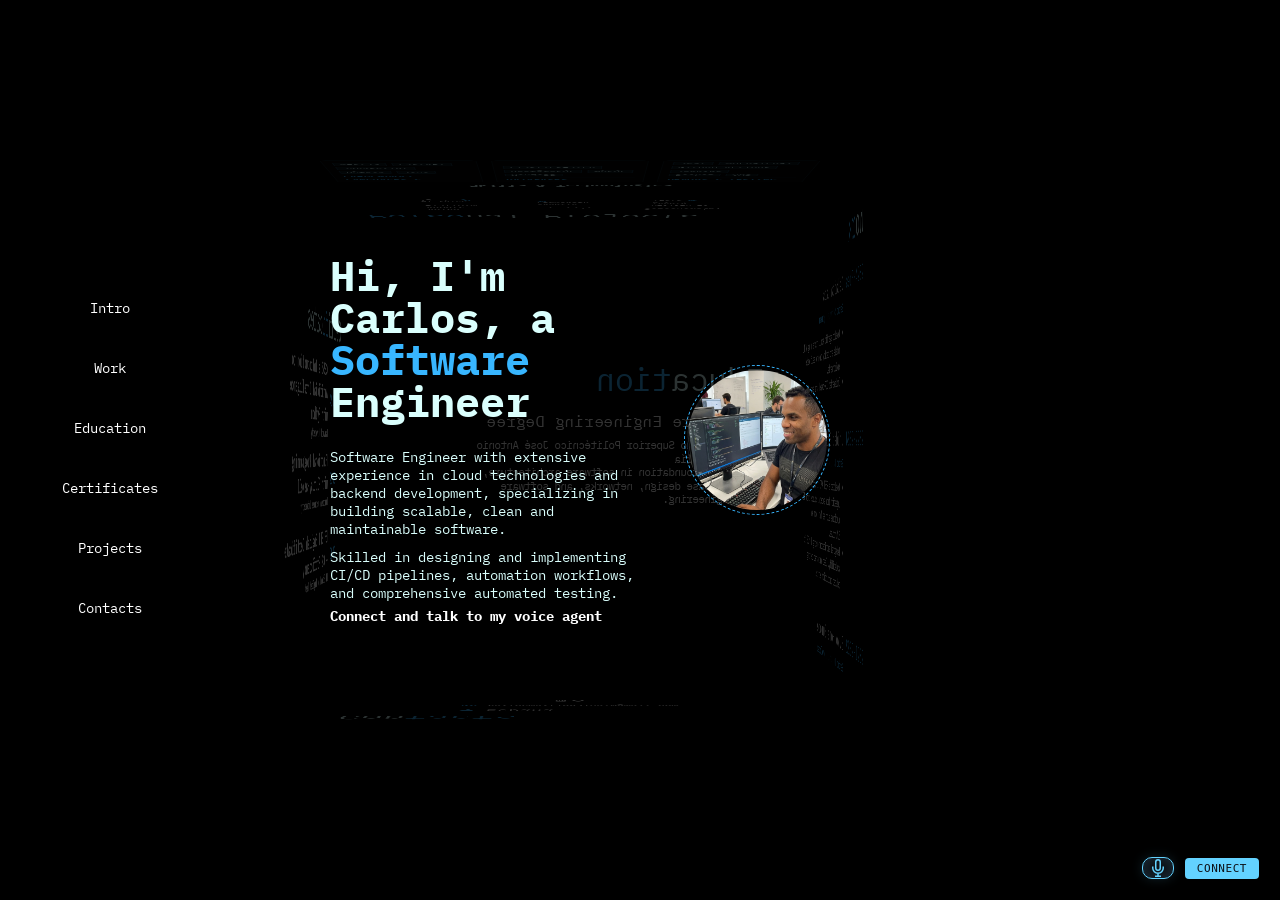
<file: index.html>
<html lang="en">

<head>
  <meta charset="UTF-8">
  <meta http-equiv="X-UA-Compatible" content="IE=edge">
  <meta name="viewport" content="width=device-width, initial-scale=1.0">
  <title>Document</title>
  <link rel="stylesheet" href="https://use.fontawesome.com/releases/v5.15.2/css/all.css"
    integrity="sha384-vSIIfh2YWi9wW0r9iZe7RJPrKwp6bG+s9QZMoITbCckVJqGCCRhc+ccxNcdpHuYu" crossorigin="anonymous">
  <link rel="stylesheet" href="styles.css">
  <link rel="stylesheet" href="audio.css">
  <script src="script.js" defer></script>
</head>

<body>
  <main>

    <!-- Floating mic + connect controls -->
    <div class="floating-controls">
      <mic-controller slot="mic-control"></mic-controller>
      <connect-btn></connect-btn>
    </div>

    <div class="menu df fd-c">
      <button class="btn" data-side="front">Intro</button>
      <button class="btn" data-side="right">Work</button>
      <button class="btn" data-side="back">Education</button>
      <button class="btn" data-side="left">Certificates</button>
      <button class="btn" data-side="top">Projects</button>
      <button class="btn" data-side="bottom">Contacts</button>
    </div>
    <section class="scene">
      <div class="cube show-front" id="cube" data-side="front">
        <div class="cube-face cube-face-front">
          <div class="intro-wrapper df fd-r">
            <div class="intro">
              <h1 class="intro-heading">Hi, I'm Carlos, a <span>Software</span> Engineer</h1>
              <p class="intro-text">Software Engineer with extensive experience in cloud technologies and backend
                development, specializing in building scalable, clean and maintainable software.</p>

              <p class="intro-text">Skilled in designing and implementing CI/CD pipelines, automation workflows, and
                comprehensive automated testing. <h3><span>Connect and talk to my voice agent<span></h3></p>
            </div>
            <div class="image df fd-r">
              <div class="image-wrapper">
                <img src="Oficina.jpeg" alt="Carlos Martínez Ival">
              </div>
            </div>
          </div>

        </div>


        <div class="cube-face cube-face-back">
          <p class="intro-heading">Educa<span>tion</span></p>
          <div class="work-edu-section df fd-r">
            <div class="work-edu-info">
              <h4 class="work-edu-heading company">Software Engineering Degree</h4>
              <ul>
                <li>Instituto Superior Politécnico José Antonio Echeverría</li>
                <li>Solid foundation in software architecture, database design, networks, and software engineering.</li>
              </ul>
            </div>
          </div>

        </div>


        <div class="cube-face cube-face-right">
          <div class="cube-face-content">
            <p class="intro-heading">Wo<span>rk</span></p>
            <div class="work-edu-section df fd-r">
              <h4 class="work-edu-heading date">2024-Pres</h4>
              <div class="work-edu-info">
                <h4 class="work-edu-heading company">Galaita Labs</h4>
                <p class="job-title">Senior Software Engineer</p>
                <ul>
                  <li>Develop agentic applications using AI/ML models and deploy them to self-hosted environments.</li>
                  <li>Implemented OCR-based data extraction.</li>
                </ul>
              </div>
            </div>

            <div class="work-edu-section df fd-r">
              <h4 class="work-edu-heading date">2022-2024</h4>
              <div class="work-edu-info">
                <h4 class="work-edu-heading company">Unidad Editorial</h4>
                <p class="job-title">Senior BackEnd Developer</p>
                <ul>
                  <li>Developed a REST API for content ingestion from external sources into CMS platforms such as
                    Marca.com and ElMundo.es.</li>
                  <li>Hexagonal architecture using NestJS for scalability. Jest automated testing reduced production
                    errors.</li>
                </ul>
              </div>
            </div>

            <div class="work-edu-section df fd-r">
              <h4 class="work-edu-heading date">2021-2022</h4>
              <div class="work-edu-info">
                <h4 class="work-edu-heading company">Evvo Home Europe</h4>
                <p class="job-title">Senior FullStack Developer</p>
                <ul>
                  <li>Developed Shopify installment app with NodeJS, Express, MongoDB, increasing sales by 15%.</li>
                  <li>Configured CI/CD with GitHub Actions/Docker. Vue3 + TailwindCSS frontend development.</li>
                </ul>
              </div>
            </div>

            <div class="work-edu-section df fd-r">
              <h4 class="work-edu-heading date">2021-2021</h4>
              <div class="work-edu-info">
                <h4 class="work-edu-heading company">Bilbomatica</h4>
                <p class="job-title">Developer & Analyst</p>
                <ul>
                  <li>Developed React Native mobile apps for GPS route tracking. Managed Drupal/Apache on Linux.</li>
                  <li>Coordinated requirements formulation with PO and PM.</li>
                </ul>
              </div>
            </div>

            <div class="work-edu-section df fd-r">
              <h4 class="work-edu-heading date">2019-2021</h4>
              <div class="work-edu-info">
                <h4 class="work-edu-heading company">Overseas Teach Services</h4>
                <p class="job-title">Backend Developer</p>
                <ul>
                  <li>Developed OnlineNannies app (React Native, NodeJS, MySQL) with Stripe/PayPal and geolocation on
                    AWS.</li>
                </ul>
              </div>
            </div>

            <div class="work-edu-section df fd-r">
              <h4 class="work-edu-heading date">2014-2017</h4>
              <div class="work-edu-info">
                <h4 class="work-edu-heading company">Alimatic</h4>
                <p class="job-title">Programmer / SysAdmin</p>
                <ul>
                  <li>Developed Symfony LAMP stack web applications. Configured virtualization host with Proxmox.</li>
                </ul>
              </div>
            </div>
          </div>
        </div>


        <div class="cube-face cube-face-left">
          <p class="intro-heading">Certi<span>fi</span>cates</p>
          <div class="certificate-section df fd-r">
            <h4 class="certificate-date">2024</h4>
            <a href="https://cs50.harvard.edu/certificates/a7dfbb64-626f-4c64-9293-918773d0c1ee" target="_blank">
              <h4 class="certificate-heading">CS50's Introduction to Artificial Intelligence with Python<br><small>Harvard
                  University</small></h4>
            </a>
          </div>
          <div class="certificate-section df fd-r">
            <h4 class="certificate-date">2022</h4>
            <a href="https://www.smartcertificate.com/SmartCertificate/?1%7c3f4ff7f7-9a93-4163-b35d-9576063cf621%7c6c5ccd44-501c-4948-8392-9e44faf5beac" target="_blank">
              <h4 class="certificate-heading">Functional Programming with Plutus/Haskell<br><small>European Business
                  University</small></h4>
            </a>
          </div>
          <div class="certificate-section df fd-r">
            <h4 class="certificate-date">2022</h4>
            <a href="https://www.efset.org/cert/LKxD4y" target="_blank">
              <h4 class="certificate-heading">EF SET English Certificate – C2 Proficiency<br><small>EF Standard English
                  Test</small></h4>
            </a>
          </div>

        </div>


        <div class="cube-face cube-face-top">
          <p class="intro-heading"><span>Perso</span>nal Projects</p>
          <div class="projects">
            <div class="project-border">
              <div class="project-wrapper">
                <div class="visit-wrapper">
                  <p class="app-title">Voice Agents Platform</p>
                  <a class="visit-app" href="https://github.com/carlosival/voice-agent-platform">AI Voice Agents <i class="fas fa-link"></i></a>
                </div>
              </div>
            </div>

            <div class="project-border">
              <div class="project-wrapper">
                <div class="visit-wrapper">
                  <p class="app-title">yaapyfy</p>
                  <a class="visit-app" href="https://github.com/carlosival/yaapyfy">Agentic Framework <i class="fas fa-link"></i></a>
                </div>
              </div>
            </div>

            <div class="project-border">
              <div class="project-wrapper">
                <div class="visit-wrapper">
                  <p class="app-title">Screencastpy</p>
                  <a class="visit-app" href="https://github.com/carlosival/screencastpy">Utility to record Selenium tests <i class="fas fa-link"></i></a>
                </div>
              </div>
            </div>            
          </div>

          <div class="skills-section">
            <h3 class="skills-heading">Skills & Technologies</h3>
            <div class="skills-container df fd-r">
              <div class="skill-category">
                <h5>Languages & Frameworks</h5>
                <div class="skill-tags">
                  <span class="skill-tag">Python</span>
                  <span class="skill-tag">Java</span>
                  <span class="skill-tag">JavaScript</span>
                  <span class="skill-tag">NestJS</span>
                  <span class="skill-tag">FastAPI</span>
                </div>
              </div>
              <div class="skill-category">
                <h5>Databases</h5>
                <div class="skill-tags">
                  <span class="skill-tag">MongoDB</span>
                  <span class="skill-tag">PostgreSQL</span>
                  <span class="skill-tag">MySQL</span>
                  <span class="skill-tag">Elasticsearch</span>
                </div>
              </div>
              <div class="skill-category">
                <h5>DevOps & Testing</h5>
                <div class="skill-tags">
                  <span class="skill-tag">Docker</span>
                  <span class="skill-tag">AWS</span>
                  <span class="skill-tag">Jenkins</span>
                  <span class="skill-tag">GitHub Actions</span>
                  <span class="skill-tag">Jest</span>
                  <span class="skill-tag">Mocha/Chai</span>
                </div>
              </div>
            </div>
          </div>

        </div>


        <div class="cube-face cube-face-bottom">
          <p class="intro-heading">Con<span>tacts</span></p>
          <div class="contacts-info">
            <h4 class="work-edu-heading"><i class="fas fa-location-arrow"></i> España</h4>
            <h4 class="work-edu-heading"><i class="far fa-envelope"></i> <a
                href="mailto:carlosmartinezival@gmail.com">carlosmartinezival@gmail.com</a></h4>
          </div>
          <div class="social-media-btns">
            <a href="https://www.linkedin.com/in/carlos-martinez-ival-80b7bb107/" target="_blank"><i
                class="fab fa-linkedin"></i></a>
            <a href="https://github.com/carlosival" target="_blank"><i class="fab fa-github"></i></a>
          </div>

        </div>
      </div>
    </section>
  </main>

  <!-- RTC Script  -->
  <script src="rtcutils/constant.js"></script>
  <script src="rtcutils/config.js"></script>
  <script src="rtcutils/audio_router.js"></script> <!-- 1st: creates window.audioRouters -->
  <script src="rtcutils/webrtc.js"></script> <!-- 4th: defines WebRTCController -->
  <script src="rtcutils/chat.js"></script>
  <script src="rtcutils/connect_btn.js"></script>
  <script src="rtcutils/header_status.js"></script>
  <script src="rtcutils/mic.js"></script> <!-- 2nd: defines <mic-controller> -->
  <script src="rtcutils/audio.visualizer.js"></script> <!-- 3rd: defines <audio-viz> -->
  <script src="rtcutils/toast.js"></script>
</body>

</html>
</file>
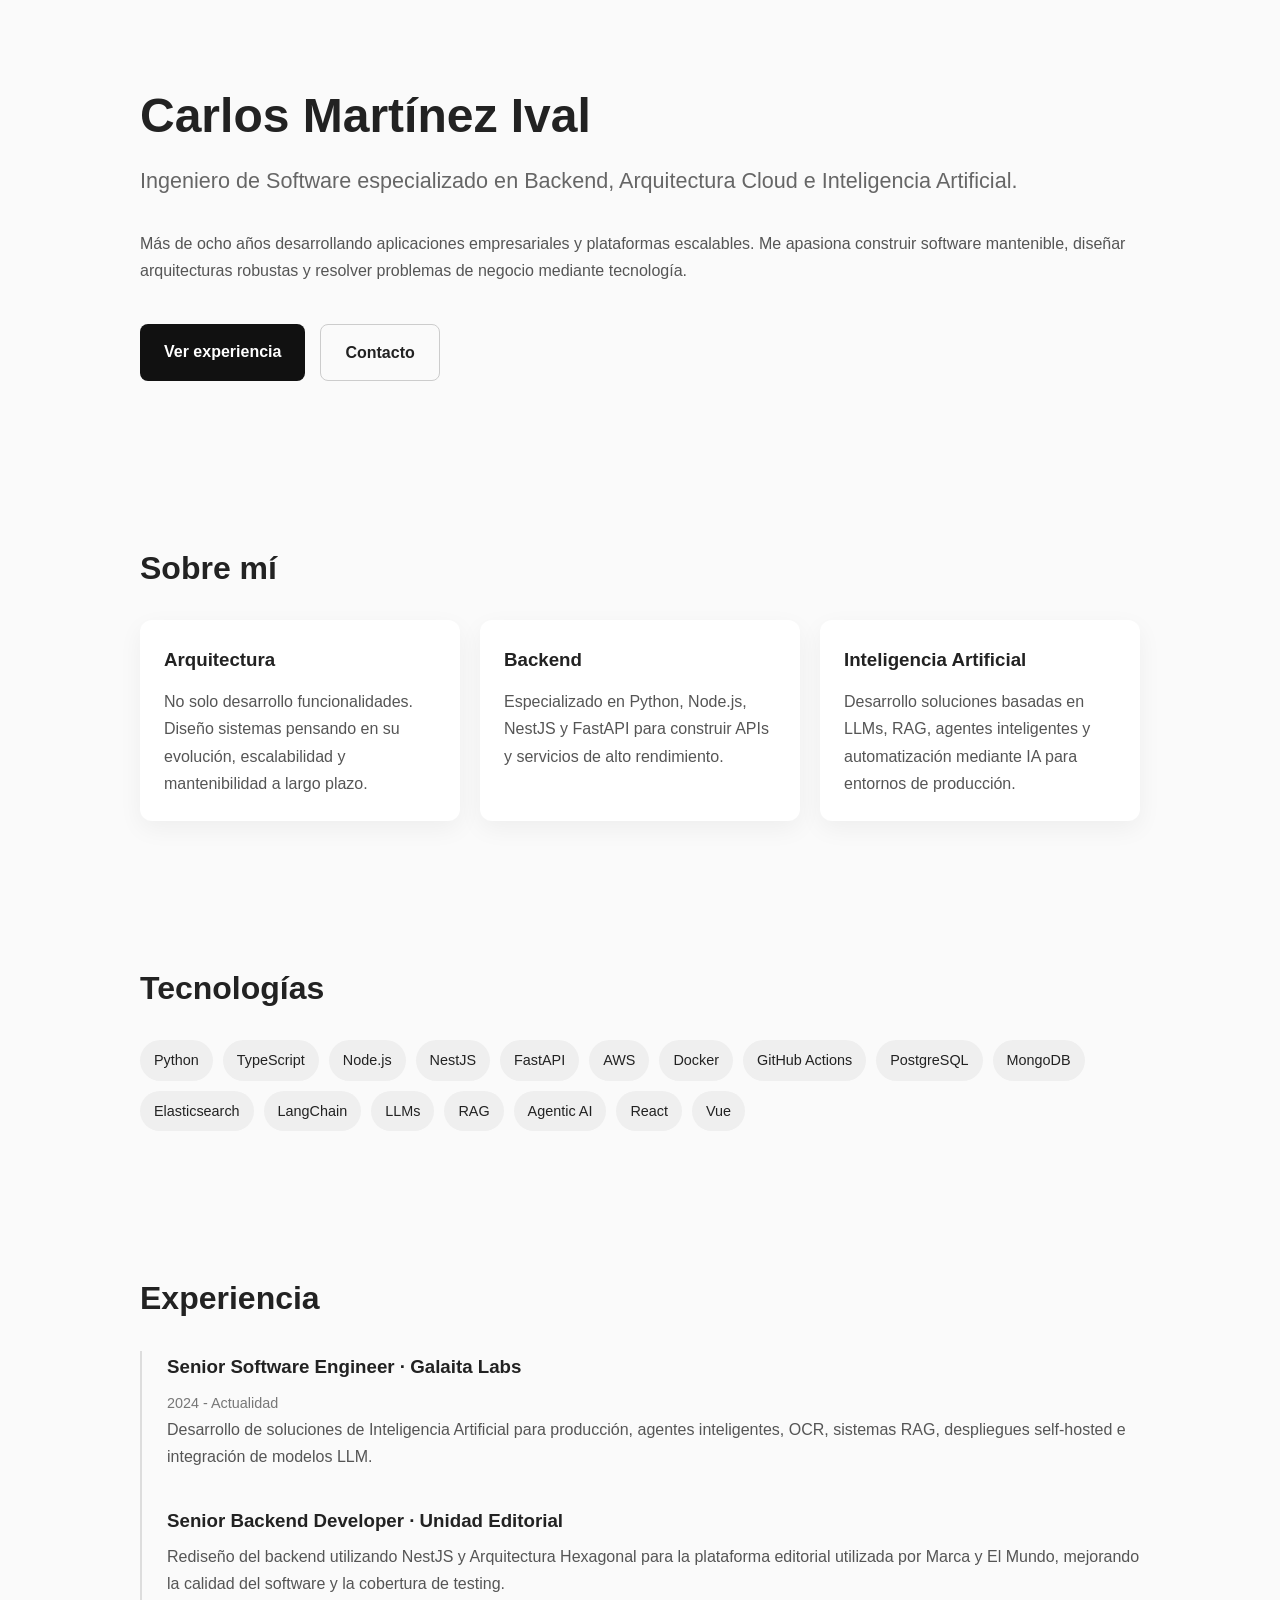
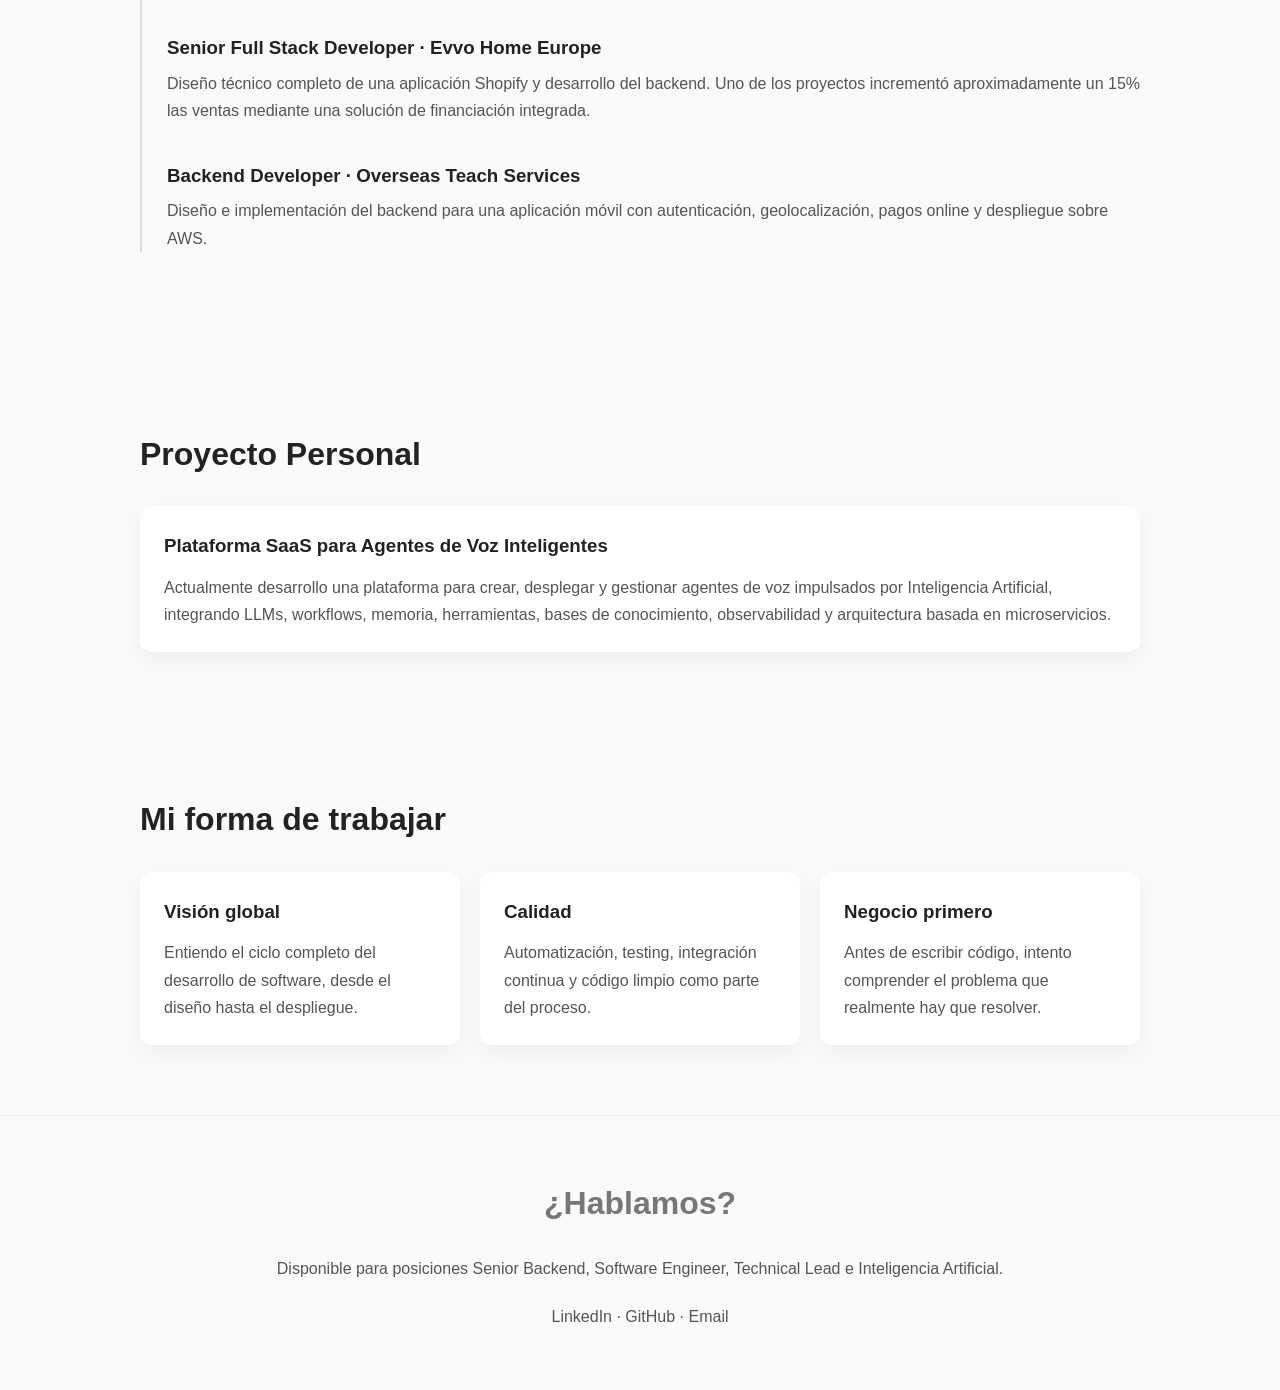
<file: index2.html>
<!DOCTYPE html>
<html lang="es">
<head>
<meta charset="UTF-8">
<meta name="viewport" content="width=device-width, initial-scale=1.0">

<title>Carlos Martínez Ival | Software Engineer</title>

<style>
*{
    margin:0;
    padding:0;
    box-sizing:border-box;
}

body{
    font-family:-apple-system,BlinkMacSystemFont,"Segoe UI",Roboto,sans-serif;
    background:#fafafa;
    color:#222;
    line-height:1.7;
}

.container{
    width:min(1000px,90%);
    margin:auto;
}

header{
    padding:90px 0;
}

h1{
    font-size:3rem;
    line-height:1.1;
    margin-bottom:20px;
}

.subtitle{
    font-size:1.35rem;
    color:#666;
    margin-bottom:30px;
}

p{
    color:#555;
}

.buttons{
    margin-top:40px;
    display:flex;
    gap:15px;
    flex-wrap:wrap;
}

.btn{
    text-decoration:none;
    padding:14px 24px;
    border-radius:8px;
    font-weight:600;
    transition:.2s;
}

.primary{
    background:#111;
    color:white;
}

.primary:hover{
    background:#333;
}

.secondary{
    border:1px solid #ccc;
    color:#222;
}

section{
    padding:70px 0;
}

h2{
    margin-bottom:25px;
    font-size:2rem;
}

.grid{
    display:grid;
    grid-template-columns:repeat(auto-fit,minmax(280px,1fr));
    gap:20px;
}

.card{
    background:white;
    padding:24px;
    border-radius:12px;
    box-shadow:0 8px 25px rgba(0,0,0,.05);
}

.card h3{
    margin-bottom:12px;
}

.skills{
    display:flex;
    flex-wrap:wrap;
    gap:10px;
}

.skill{
    padding:8px 14px;
    border-radius:30px;
    background:#efefef;
    font-size:.9rem;
}

.timeline{
    border-left:2px solid #ddd;
    padding-left:25px;
}

.item{
    margin-bottom:35px;
}

.item h3{
    margin-bottom:6px;
}

.item span{
    color:#777;
    font-size:.9rem;
}

footer{
    text-align:center;
    padding:60px 20px;
    color:#777;
    border-top:1px solid #eee;
}

@media(max-width:700px){

h1{
    font-size:2.2rem;
}

.subtitle{
    font-size:1.1rem;
}

}
</style>

</head>
<body>

<header>
<div class="container">

<h1>Carlos Martínez Ival</h1>

<p class="subtitle">
Ingeniero de Software especializado en Backend, Arquitectura Cloud e Inteligencia Artificial.
</p>

<p>
Más de ocho años desarrollando aplicaciones empresariales y plataformas escalables.
Me apasiona construir software mantenible, diseñar arquitecturas robustas y resolver
problemas de negocio mediante tecnología.
</p>

<div class="buttons">
<a href="#experiencia" class="btn primary">Ver experiencia</a>
<a href="#contacto" class="btn secondary">Contacto</a>
</div>

</div>
</header>

<section>

<div class="container">

<h2>Sobre mí</h2>

<div class="grid">

<div class="card">
<h3>Arquitectura</h3>
<p>
No solo desarrollo funcionalidades. Diseño sistemas pensando en su evolución,
escalabilidad y mantenibilidad a largo plazo.
</p>
</div>

<div class="card">
<h3>Backend</h3>
<p>
Especializado en Python, Node.js, NestJS y FastAPI para construir APIs y servicios
de alto rendimiento.
</p>
</div>

<div class="card">
<h3>Inteligencia Artificial</h3>
<p>
Desarrollo soluciones basadas en LLMs, RAG, agentes inteligentes y automatización
mediante IA para entornos de producción.
</p>
</div>

</div>

</div>

</section>

<section>

<div class="container">

<h2>Tecnologías</h2>

<div class="skills">

<div class="skill">Python</div>
<div class="skill">TypeScript</div>
<div class="skill">Node.js</div>
<div class="skill">NestJS</div>
<div class="skill">FastAPI</div>
<div class="skill">AWS</div>
<div class="skill">Docker</div>
<div class="skill">GitHub Actions</div>
<div class="skill">PostgreSQL</div>
<div class="skill">MongoDB</div>
<div class="skill">Elasticsearch</div>
<div class="skill">LangChain</div>
<div class="skill">LLMs</div>
<div class="skill">RAG</div>
<div class="skill">Agentic AI</div>
<div class="skill">React</div>
<div class="skill">Vue</div>

</div>

</div>

</section>

<section id="experiencia">

<div class="container">

<h2>Experiencia</h2>

<div class="timeline">

<div class="item">
<h3>Senior Software Engineer · Galaita Labs</h3>
<span>2024 - Actualidad</span>
<p>
Desarrollo de soluciones de Inteligencia Artificial para producción,
agentes inteligentes, OCR, sistemas RAG, despliegues self-hosted
e integración de modelos LLM.
</p>
</div>

<div class="item">
<h3>Senior Backend Developer · Unidad Editorial</h3>
<p>
Rediseño del backend utilizando NestJS y Arquitectura Hexagonal para la
plataforma editorial utilizada por Marca y El Mundo, mejorando la calidad
del software y la cobertura de testing.
</p>
</div>

<div class="item">
<h3>Senior Full Stack Developer · Evvo Home Europe</h3>
<p>
Diseño técnico completo de una aplicación Shopify y desarrollo del backend.
Uno de los proyectos incrementó aproximadamente un 15% las ventas mediante
una solución de financiación integrada.
</p>
</div>

<div class="item">
<h3>Backend Developer · Overseas Teach Services</h3>
<p>
Diseño e implementación del backend para una aplicación móvil con
autenticación, geolocalización, pagos online y despliegue sobre AWS.
</p>
</div>

</div>

</div>

</section>

<section>

<div class="container">

<h2>Proyecto Personal</h2>

<div class="card">

<h3>Plataforma SaaS para Agentes de Voz Inteligentes</h3>

<p>
Actualmente desarrollo una plataforma para crear, desplegar y gestionar agentes
de voz impulsados por Inteligencia Artificial, integrando LLMs, workflows,
memoria, herramientas, bases de conocimiento, observabilidad y arquitectura
basada en microservicios.
</p>

</div>

</div>

</section>

<section>

<div class="container">

<h2>Mi forma de trabajar</h2>

<div class="grid">

<div class="card">
<h3>Visión global</h3>
<p>Entiendo el ciclo completo del desarrollo de software, desde el diseño hasta el despliegue.</p>
</div>

<div class="card">
<h3>Calidad</h3>
<p>Automatización, testing, integración continua y código limpio como parte del proceso.</p>
</div>

<div class="card">
<h3>Negocio primero</h3>
<p>Antes de escribir código, intento comprender el problema que realmente hay que resolver.</p>
</div>

</div>

</div>

</section>

<footer id="contacto">

<h2>¿Hablamos?</h2>

<p>
Disponible para posiciones Senior Backend, Software Engineer,
Technical Lead e Inteligencia Artificial.
</p>

<p style="margin-top:20px;">
LinkedIn · GitHub · Email
</p>

</footer>

</body>
</html>
</file>
<file: styles.css>
@import url('https://fonts.googleapis.com/css2?family=IBM+Plex+Mono:wght@300;400;500;600&display=swap');

:root {
  --blue: #38B6FF;
  --chip-image: url("https://lh5.googleusercontent.com/y58mIMZC-IwE41TNehTaXikfD26LtOLULH3BRTAnFxSB33UHwDwf5wVfVvwVwsju1uo=w2400");
  --whiteish-letters: #dafffd;

}

* {
  box-sizing: border-box;
  margin: 0;
  padding: 0;
  font-size: 12px;
  font-family: 'IBM Plex Mono', sans-serif;
  color: white;
  font-size: 14px;
}

body {
  background-color: black;
  width: 100vw;
  height: 100vh;
}

main {
  padding: 50px;
  width: 100%;
  height: 100%;
  display: flex;
  /*   flex-direction: column; */
  flex-direction: row;
  align-items: center;
}

.menu {
  width: 220px;
}

.menu>button {
  width: 120px;
  height: 40px;
  padding-bottom: 5px;
  margin-top: 20px;
  background-color: transparent;
  background-image: url(https://lh6.googleusercontent.com/B3GZqaB4CtIuOZqveBVoBvWZPBZQ7bkkyTEXs9kBCWaop3KXDi5GaHa_zi9Dekl_igc=w2400);
  background-size: contain;
  background-repeat: no-repeat;
  transition: width 0.3s;
  border: none;
}

.menu>.btn:hover {
  color: var(--blue);
  background-color: transparent;
  box-shadow: none;
  width: 140px;
}

.scene {
  width: 600px;
  height: 600px;
  perspective: 1800px;
}

a {
  text-decoration: none;
}

.cube {
  width: 100%;
  height: 100%;
  position: relative;
  transform-style: preserve-3d;
  transform: translateZ(-300px);
  transition: transform 1s;
}

.cube.show-front {
  transform: translateZ(-300px) rotateY(0deg);
}

.cube.show-right {
  transform: translateZ(-300px) rotateY(-90deg);
}

.cube.show-back {
  transform: translateZ(-300px) rotateY(-180deg);
}

.cube.show-left {
  transform: translateZ(-300px) rotateY(90deg);
}

.cube.show-top {
  transform: translateZ(-300px) rotateX(-90deg);
}

.cube.show-bottom {
  transform: translateZ(-300px) rotateX(90deg);
}

.df.fd-c {
  display: flex;
  flex-direction: column;
}

.df.fd-r {
  display: flex;
  flex-direction: row;
}

.cube-face {
  position: absolute;
  width: 600px;
  height: 600px;
  padding: 40px;

  display: flex;
  flex-direction: column;
  justify-content: center;
  align-items: center;

  background-color: rgba(0, 0, 0, 0.8);
  background-image: var(--chip-image);
  background-size: contain;
  background-repeat: no-repeat;
}

.cube-face-front {
  transform: rotateY(0deg) translateZ(300px);

}

.intro-wrapper {
  /*   display: flex; */
  margin-bottom: 20px;
  align-items: center;
}

.image {
  border-radius: 50%;
  overflow: hidden;
  width: 150px;
  height: 150px;
  border: 1px dashed var(--blue);
  /*   display: flex; */
  justify-content: center;
  align-items: center;
  position: relative;
}

.image-wrapper {
  width: 140px;
  height: 140px;
  border-radius: 50%;
  overflow: hidden;
}

img {
  width: 100%;
  height: 140px;
  object-fit: cover;
}

.intro {
  width: 70%;
  margin-left: 20px;
}

.intro-heading {
  font-size: 3rem;
  font-family: 'IBM Plex Mono', monospace;
  width: 100%;
  color: var(--whiteish-letters);
  padding-bottom: 20px;
  line-height: 3rem;
}

.intro-heading>span {
  font-size: inherit;
  font-family: inherit;
  color: var(--blue);
}

.intro-text {
  color: var(--whiteish-letters);
  width: 90%;
  padding: 5px 0;
}

.buttons>button {
  color: var(--whiteish-letters);
  border: 2px solid var(--blue);
  background-color: transparent;
  padding: 5px 5px;
  margin: 5px;
  box-shadow: 0 0 10px var(--blue);
  transition: box-shadow 0.3s;
}

button:hover {
  cursor: pointer;
  box-shadow: 0 0 15px var(--blue);
  background-color: var(--blue);
}

.cube-face-back {
  transform: rotateY(180deg) translateZ(300px);
}

.work-edu-section {
  margin-bottom: 40px;
}

.work-edu-heading {
  font-family: 'IBM Plex Mono', monospace;
  font-size: 1.5rem;
  padding-bottom: 10px;
  font-weight: 400;
}

.work-edu-heading>i {
  font-size: 1.2rem;
  color: var(--blue);
}

.work-edu-heading.date {
  color: var(--blue);
}

.work-edu-info {
  width: 70%;
  margin-left: 20px;
}

.work-edu-info>ul {
  margin-left: 20px;
}

.work-edu-heading.company {
  width: 100%;
}

.cube-face-right {
  transform: rotateY(90deg) translateZ(300px);
}

.cube-face-left {
  transform: rotateY(-90deg) translateZ(300px);
}

.cube-face-top {
  transform: rotateX(90deg) translateZ(300px);
}

.cube-face-bottom {
  transform: rotateX(-90deg) translateZ(300px);
}

.social-media-btns {
  margin-top: 10px;
  margin-bottom: 40px;
}

.social-media-btns>i {
  font-size: 2rem;
  margin: 5px 10px;
}

.social-media-btns>i:hover {
  cursor: pointer;
  color: var(--blue);
}

.projects {
  display: flex;
  flex-wrap: wrap;
  justify-content: center;
  align-items: center;
  margin-bottom: 30px;
}

.project-border {
  width: 120px;
  height: 120px;
  background-image: url("https://lh5.googleusercontent.com/zgccmEHip1xVXgGhdxVPYB6skDCyHX5LpfqmHHw09nbybd9en_GQdBxOlUlXFSnURks=w2400");
  background-size: contain;
  background-repeat: no-repeat;

  display: flex;
  justify-content: center;
  align-items: center;
  margin: 10px;
}

.project-wrapper {
  width: 90px;
  height: 90px;
}

.visit-wrapper {
  background-color: rgba(0, 0, 0, 0.5);
  width: 100%;
  height: 100%;
  display: flex;
  flex-direction: column;
  align-items: center;
  justify-content: center;
}

.project-border:nth-of-type(1)>.project-wrapper {
  background-image: url("https://cdn.pixabay.com/photo/2022/12/10/21/41/social-media-7647812_1280.jpg");
  background-size: cover;
  background-repeat: no-repeat;
}

.project-border:nth-of-type(2)>.project-wrapper {
  background-image: url("https://cdn.pixabay.com/photo/2019/11/07/20/48/cinema-4609877_1280.jpg");
  background-size: cover;
  background-position: center;
  background-repeat: no-repeat;
}

.project-border:nth-of-type(3)>.project-wrapper {
  background-image: url("https://cdn.pixabay.com/photo/2017/02/15/13/40/tulips-2068692_1280.jpg");
  background-size: cover;
  background-repeat: no-repeat;
}

.project-border:nth-of-type(4)>.project-wrapper {
  background-image: url("https://cdn.pixabay.com/photo/2015/09/03/17/50/cobweb-921039_1280.jpg");
  background-size: cover;
  background-repeat: no-repeat;
}

.project-border:nth-of-type(5)>.project-wrapper {
  background-image: url("https://cdn.pixabay.com/photo/2016/02/27/12/40/sculpture-1225487_1280.jpg");
  background-size: cover;
  background-repeat: no-repeat;
}

.project-border:nth-of-type(6)>.project-wrapper {
  background-image: url("https://cdn.pixabay.com/photo/2016/10/13/15/23/labyrinth-1738039_1280.jpg");
  background-size: cover;
  background-repeat: no-repeat;
}

.app-title {
  background-color: rgba(0, 0, 0, 0.7);
  padding: 3px 7px;
  margin-bottom: 10px;
}

.visit-app {
  background-color: rgba(0, 0, 0, 0.7);
  padding: 5px 5px;
}

.visit-app:hover {
  text-decoration: underline;
}

.visit-app,
.visit-app>i {
  font-size: 0.8rem;
}

.visit-app>i {
  color: var(--blue);
}

.certificate-section {
  width: 80%;
  justify-content: start;
  align-items: center;
  margin-left: 15px;
  margin-bottom: 10px;
}

.cube-face-left>div:nth-last-of-type(2) {
  margin-bottom: 20px;
}

.certificate-date {
  font-size: 1.5rem;
  color: var(--blue);
}

.certificate-heading {
  font-size: 1.5rem;
  margin-left: 20px;
}

.floating-controls {
  position: fixed;
  right: 1.5rem;
  bottom: 1.5rem;
  z-index: 9999;
  display: flex;
  flex-direction: row;
  align-items: center;
  gap: 0.75rem;
  pointer-events: auto;
}

/* Custom scrollable content container for cube faces */
.cube-face-content {
  width: 100%;
  height: 100%;
  overflow-y: auto;
  padding-right: 15px;
  box-sizing: border-box;
}

/* Thin chrome scrollbar styling */
.cube-face-content::-webkit-scrollbar {
  width: 5px;
}

.cube-face-content::-webkit-scrollbar-track {
  background: rgba(0, 0, 0, 0.1);
}

.cube-face-content::-webkit-scrollbar-thumb {
  background: var(--blue);
  border-radius: 4px;
}

/* Job title styling */
.job-title {
  font-size: 0.9rem;
  color: var(--blue);
  margin-top: -5px;
  margin-bottom: 10px;
  font-weight: 500;
}

/* Custom Skills & Tech Styling for Contacts face */
.skills-section {
  width: 100%;
  margin-top: 25px;
  border-top: 1px dashed rgba(56, 182, 255, 0.3);
  padding-top: 20px;
}

.skills-heading {
  font-size: 1.3rem;
  margin-bottom: 15px;
  color: var(--whiteish-letters);
  text-align: center;
}

.skills-container {
  gap: 15px;
  justify-content: space-between;
  width: 100%;
}

.skill-category {
  flex: 1;
  background: rgba(255, 255, 255, 0.03);
  padding: 10px;
  border-radius: 6px;
  border: 1px solid rgba(56, 182, 255, 0.1);
}

.skill-category h5 {
  font-size: 0.85rem;
  margin-bottom: 8px;
  color: var(--blue);
  font-family: 'IBM Plex Mono', monospace;
  font-weight: 600;
  text-transform: uppercase;
  letter-spacing: 0.05em;
  border-bottom: 1px solid rgba(56, 182, 255, 0.2);
  padding-bottom: 4px;
}

.skill-tags {
  display: flex;
  flex-wrap: wrap;
  gap: 6px;
}

.skill-tag {
  font-size: 0.75rem;
  background: rgba(56, 182, 255, 0.1);
  color: var(--whiteish-letters);
  padding: 2px 6px;
  border-radius: 3px;
  border: 1px solid rgba(56, 182, 255, 0.2);
  white-space: nowrap;
}
</file>
<file: audio.css>
/*Audio*/

.floating-controls {
    position: fixed;
    right: 1.5rem;
    bottom: 1.5rem;
    z-index: 9999;
    display: flex;
    flex-direction: row;
    align-items: center;
    gap: 0.75rem;
    pointer-events: auto;
}
</file>
